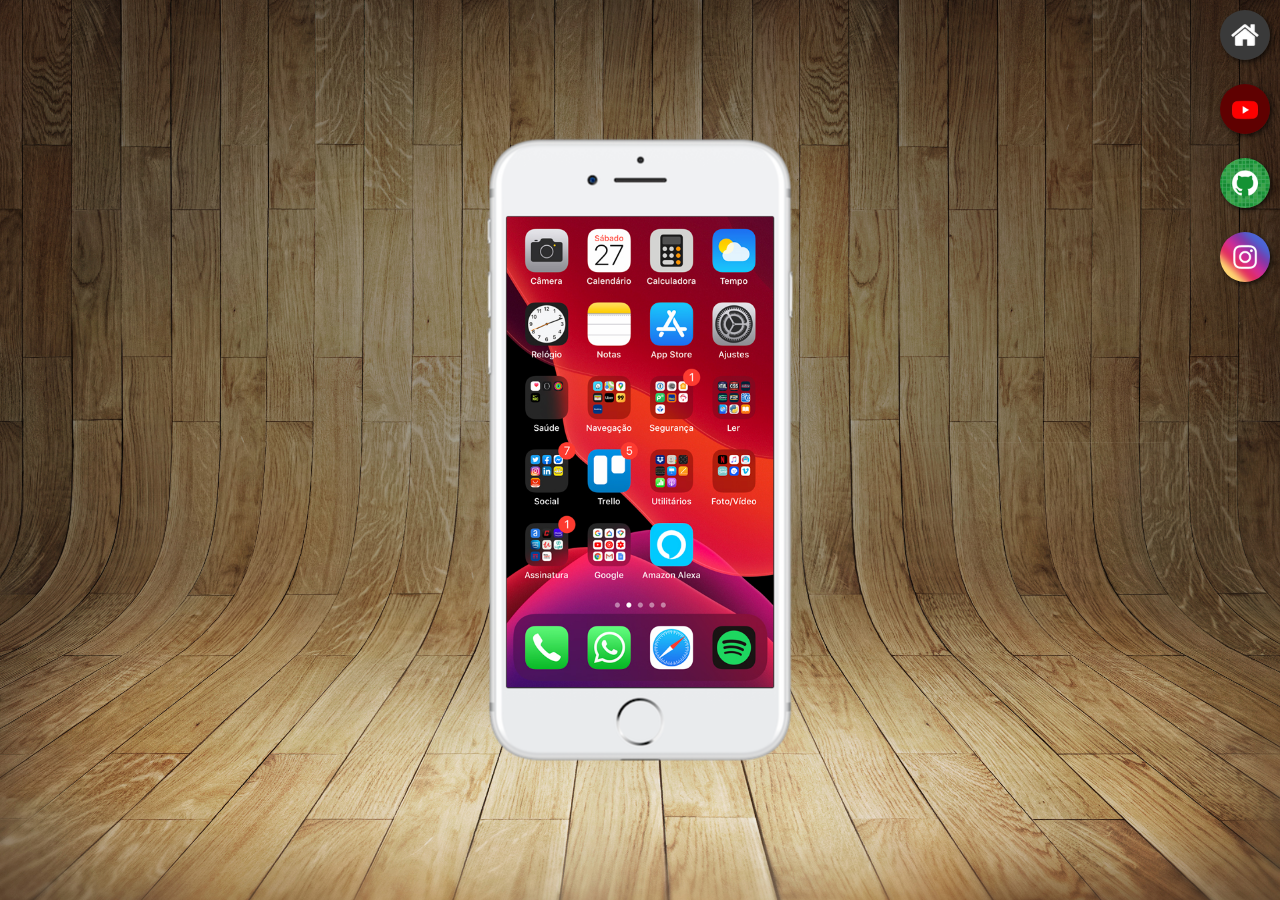
<file: index.html>
<!DOCTYPE html>
<html lang="pt-BR">
<head>
    <meta charset="UTF-8">
    <meta name="viewport" content="width=device-width, initial-scale=1.0">
    <title>Projeto Social</title>
    <link rel="shortcut icon" href="favicon.ico" type="image/x-icon">
    <link rel="stylesheet" href="estilos/style.css">
</head>
<body>
    <main>
        <section id="telefone">
            <iframe name="tela" id="tela" src="home.html" frameborder="0"></iframe>
        </section>
        <section id="redes-sociais">
            <a href="home.html" target="tela"><img src="imagens/logo-home.jpg" alt=""></a><br>
            <a href="youtube.html" target="tela"><img src="imagens/logo-youtube.jpg" alt=""></a><br>
            <a href="github.html" target="tela"><img src="imagens/logo-github.jpg" alt=""></a><br>
            <a href="instagram.html" target="tela"><img src="imagens/logo-instagram.jpg" alt=""></a><br>
        </section>
    </main>
</body>
</html>
</file>
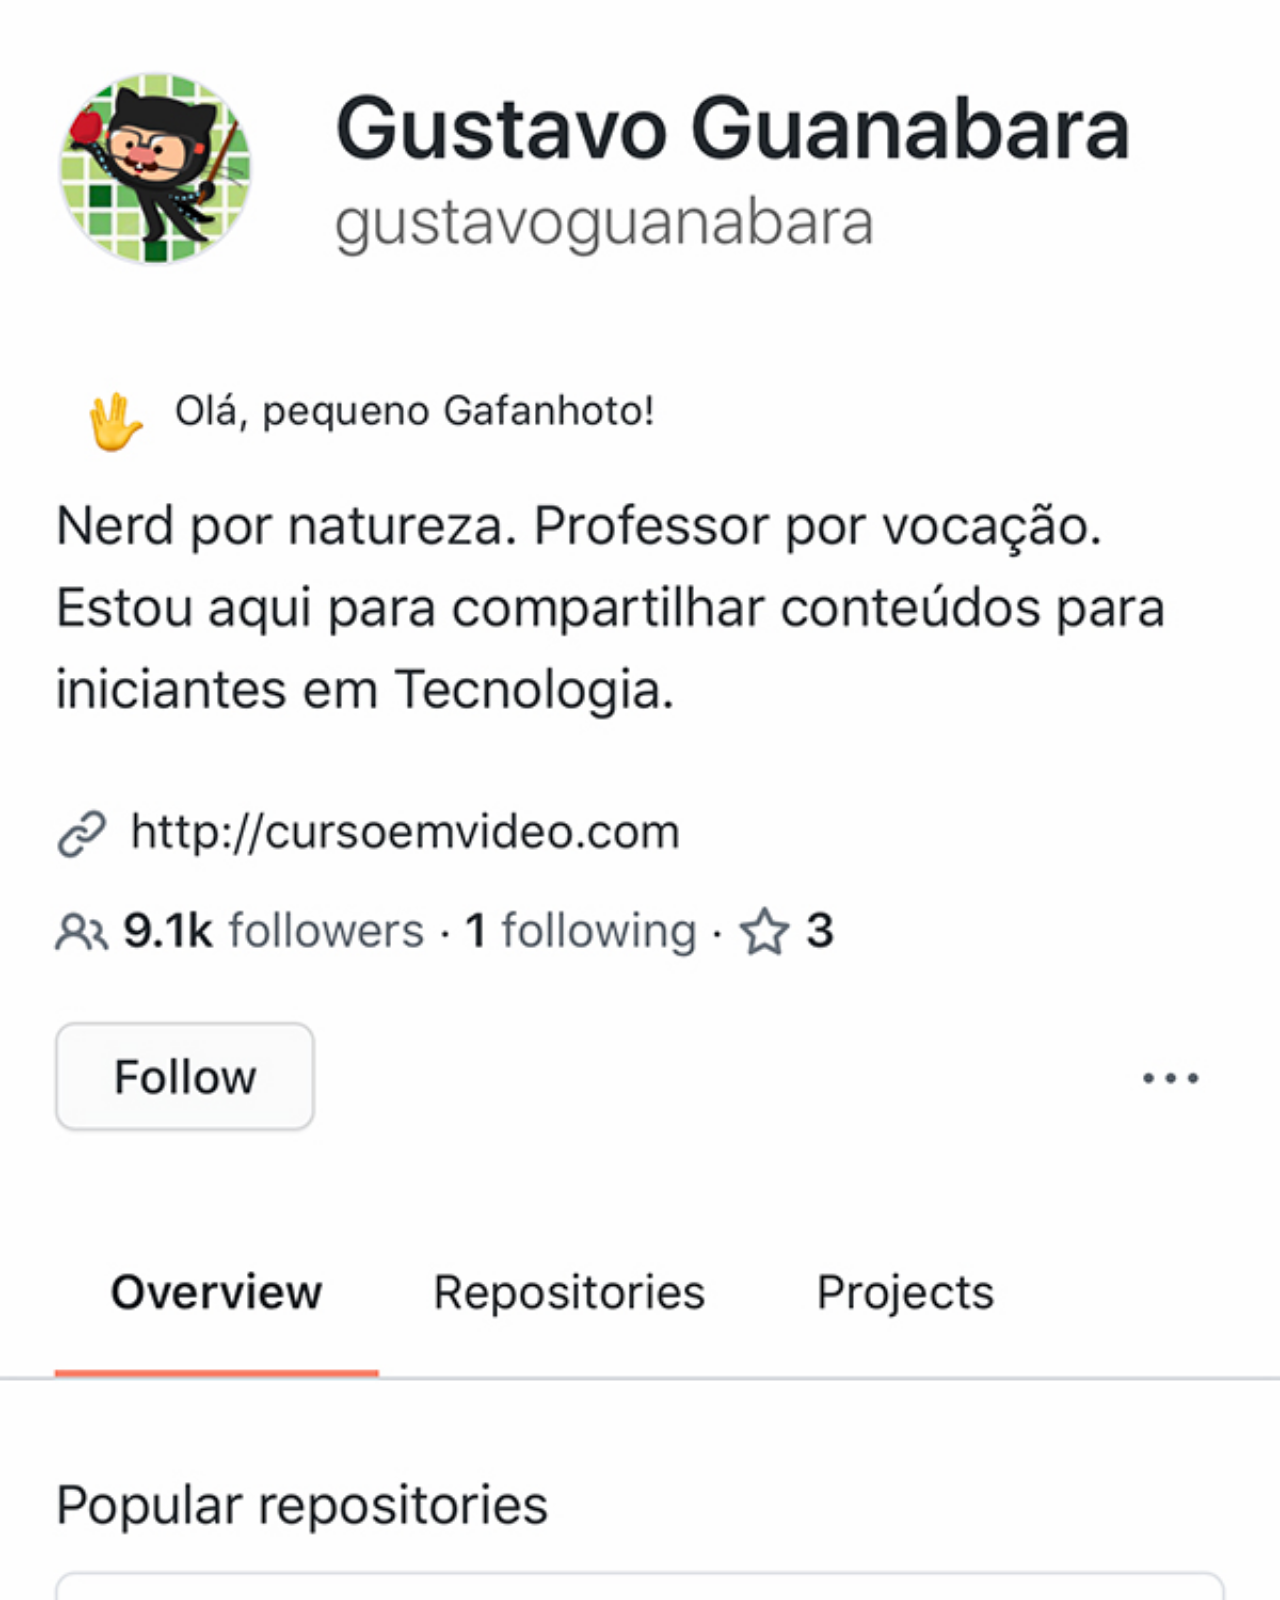
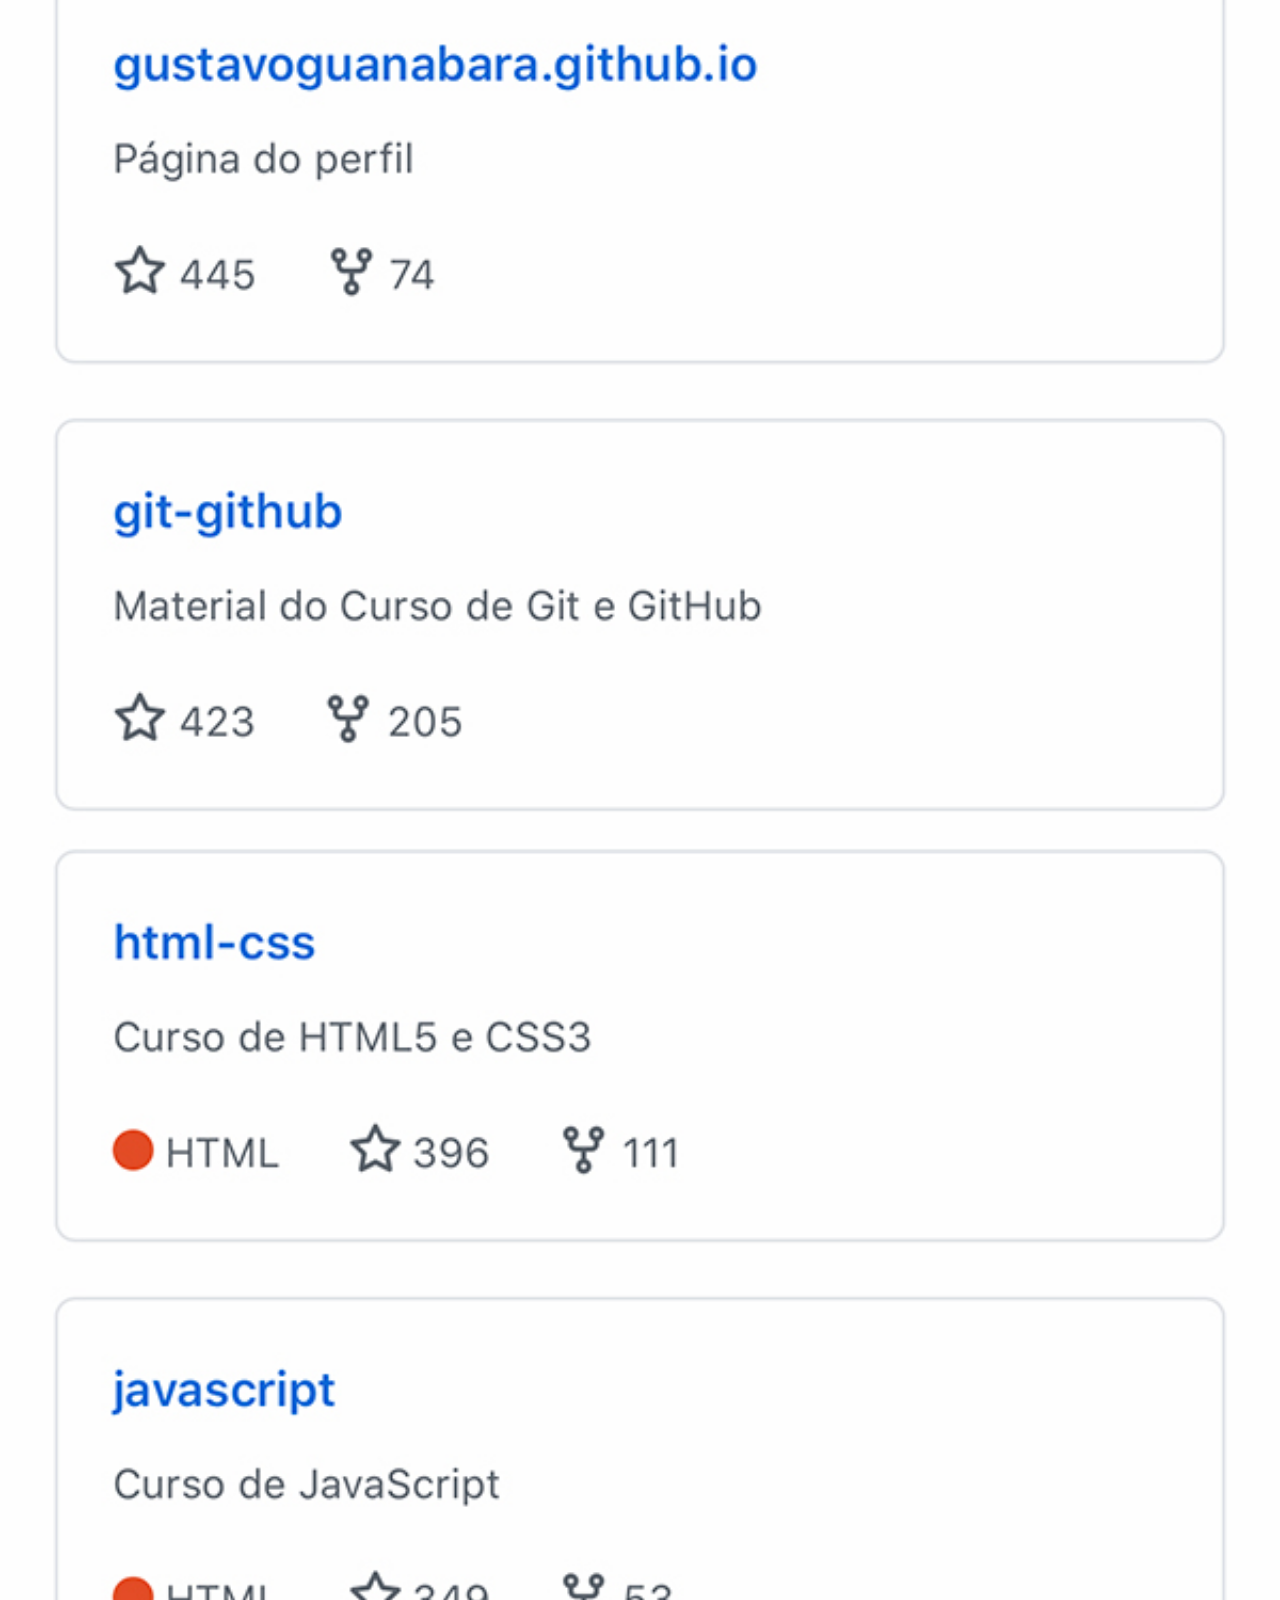
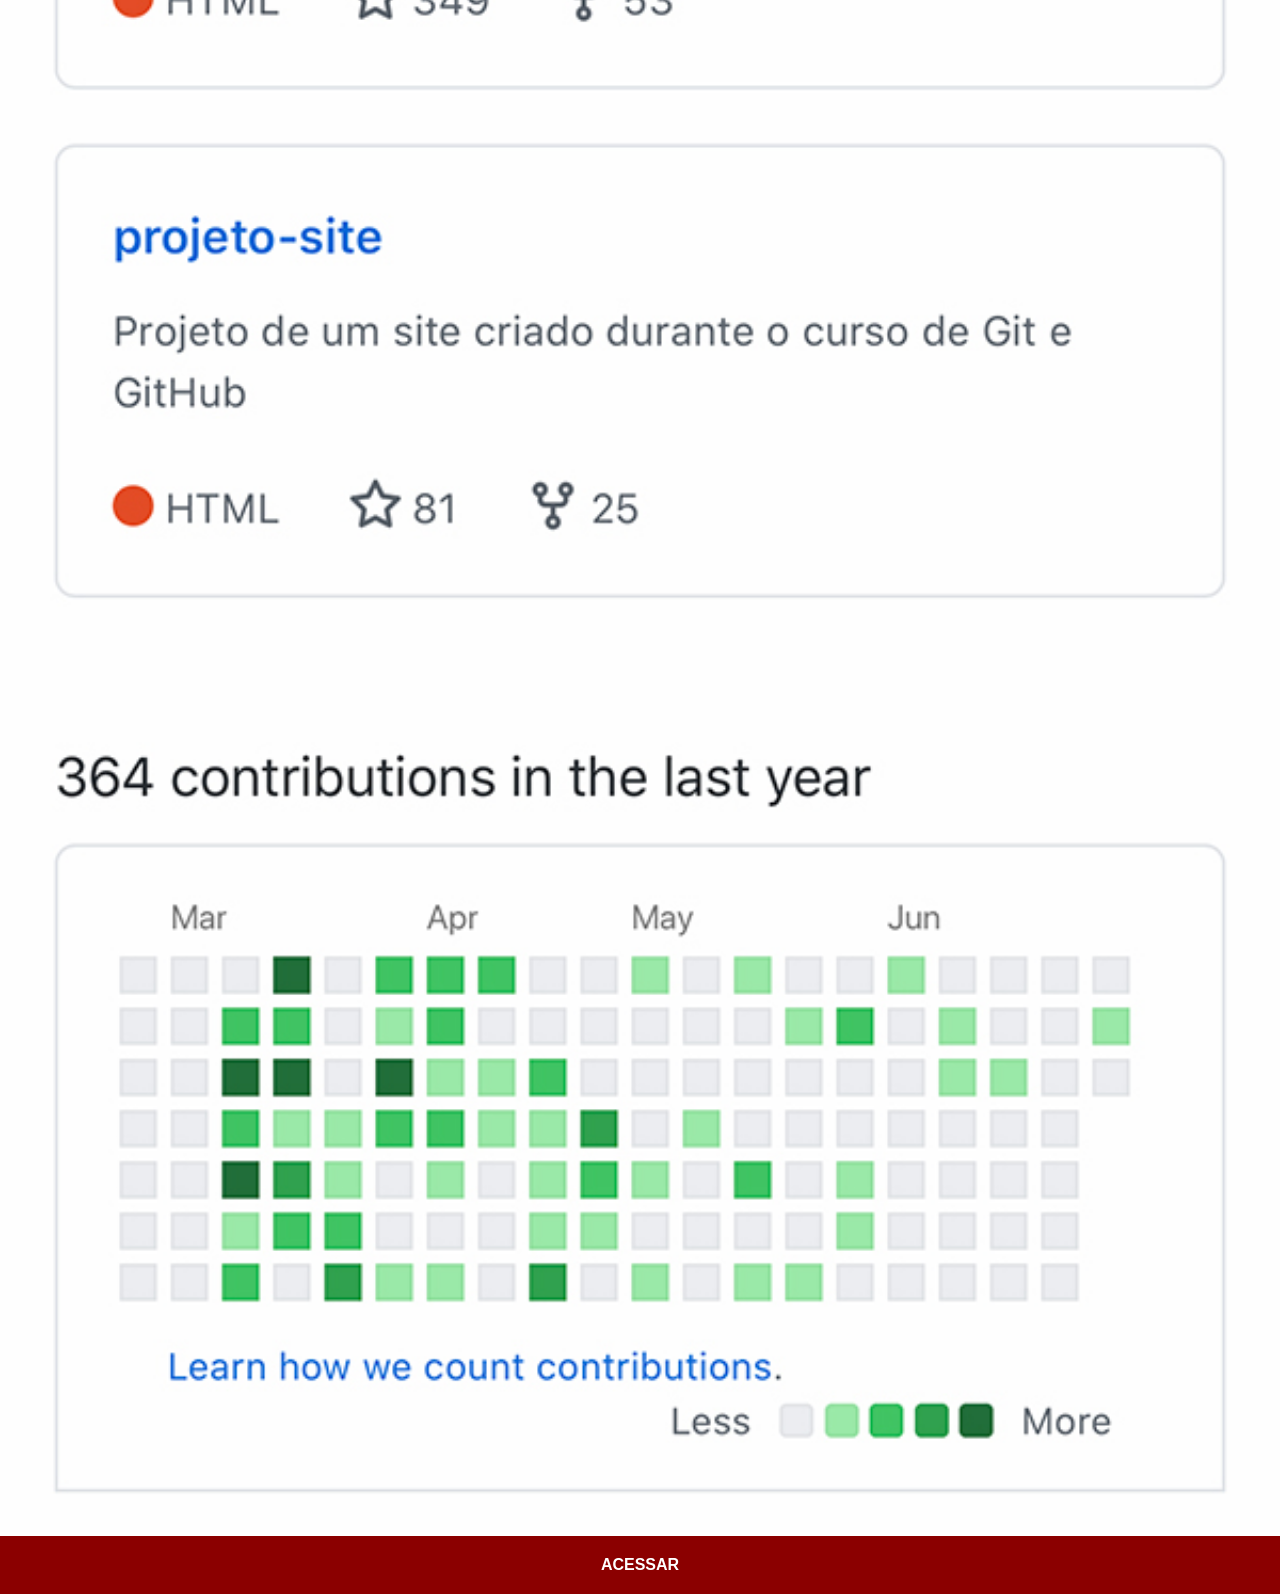
<file: github.html>
<!DOCTYPE html>
<html lang="en">
<head>
    <meta charset="UTF-8">
    <meta name="viewport" content="width=device-width, initial-scale=1.0">
    <title>Document</title>
    <link rel="stylesheet" href="estilos/social.css">
</head>
<body>
    <img src="imagens/tela-github.jpg" alt="Github">
    <a href="https://github.com/cursoemvideo" target="_blank">
        ACESSAR
    </a>
</body>
</html>
</file>
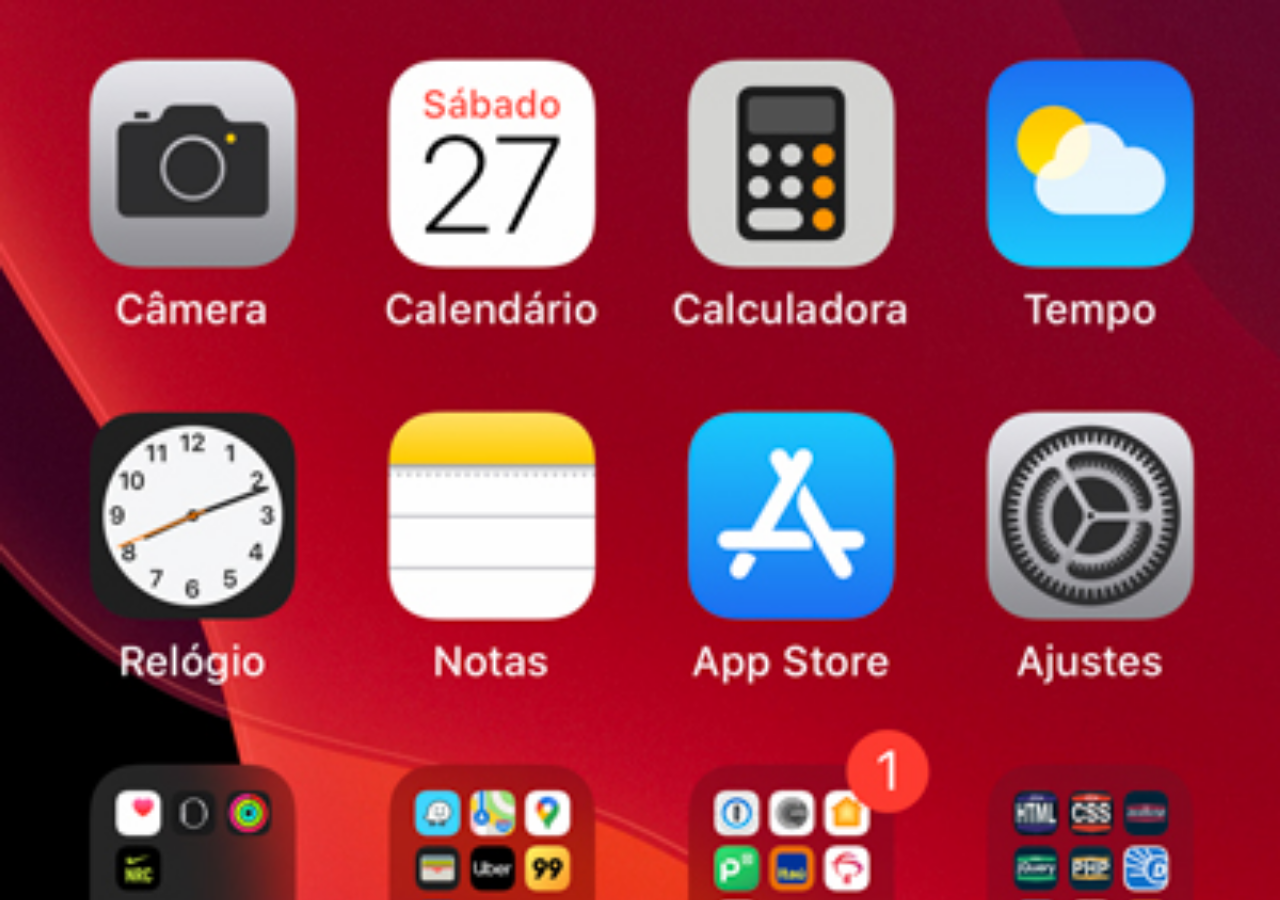
<file: home.html>
<!DOCTYPE html>
<html lang="pt-br">
<head>
    <meta charset="UTF-8">
    <meta name="viewport" content="width=device-width, initial-scale=1.0">
    <title>Document</title>
    <style>
        * {
            margin: 0;
            padding: 0;
        }

        body{
            height: 100vh;
            width: 100vw;
            background: black url('imagens/tela-home.jpg') no-repeat top center;
            background-size: cover;
        }
    </style>
</head>
<body>
    
</body>
</html>
</file>
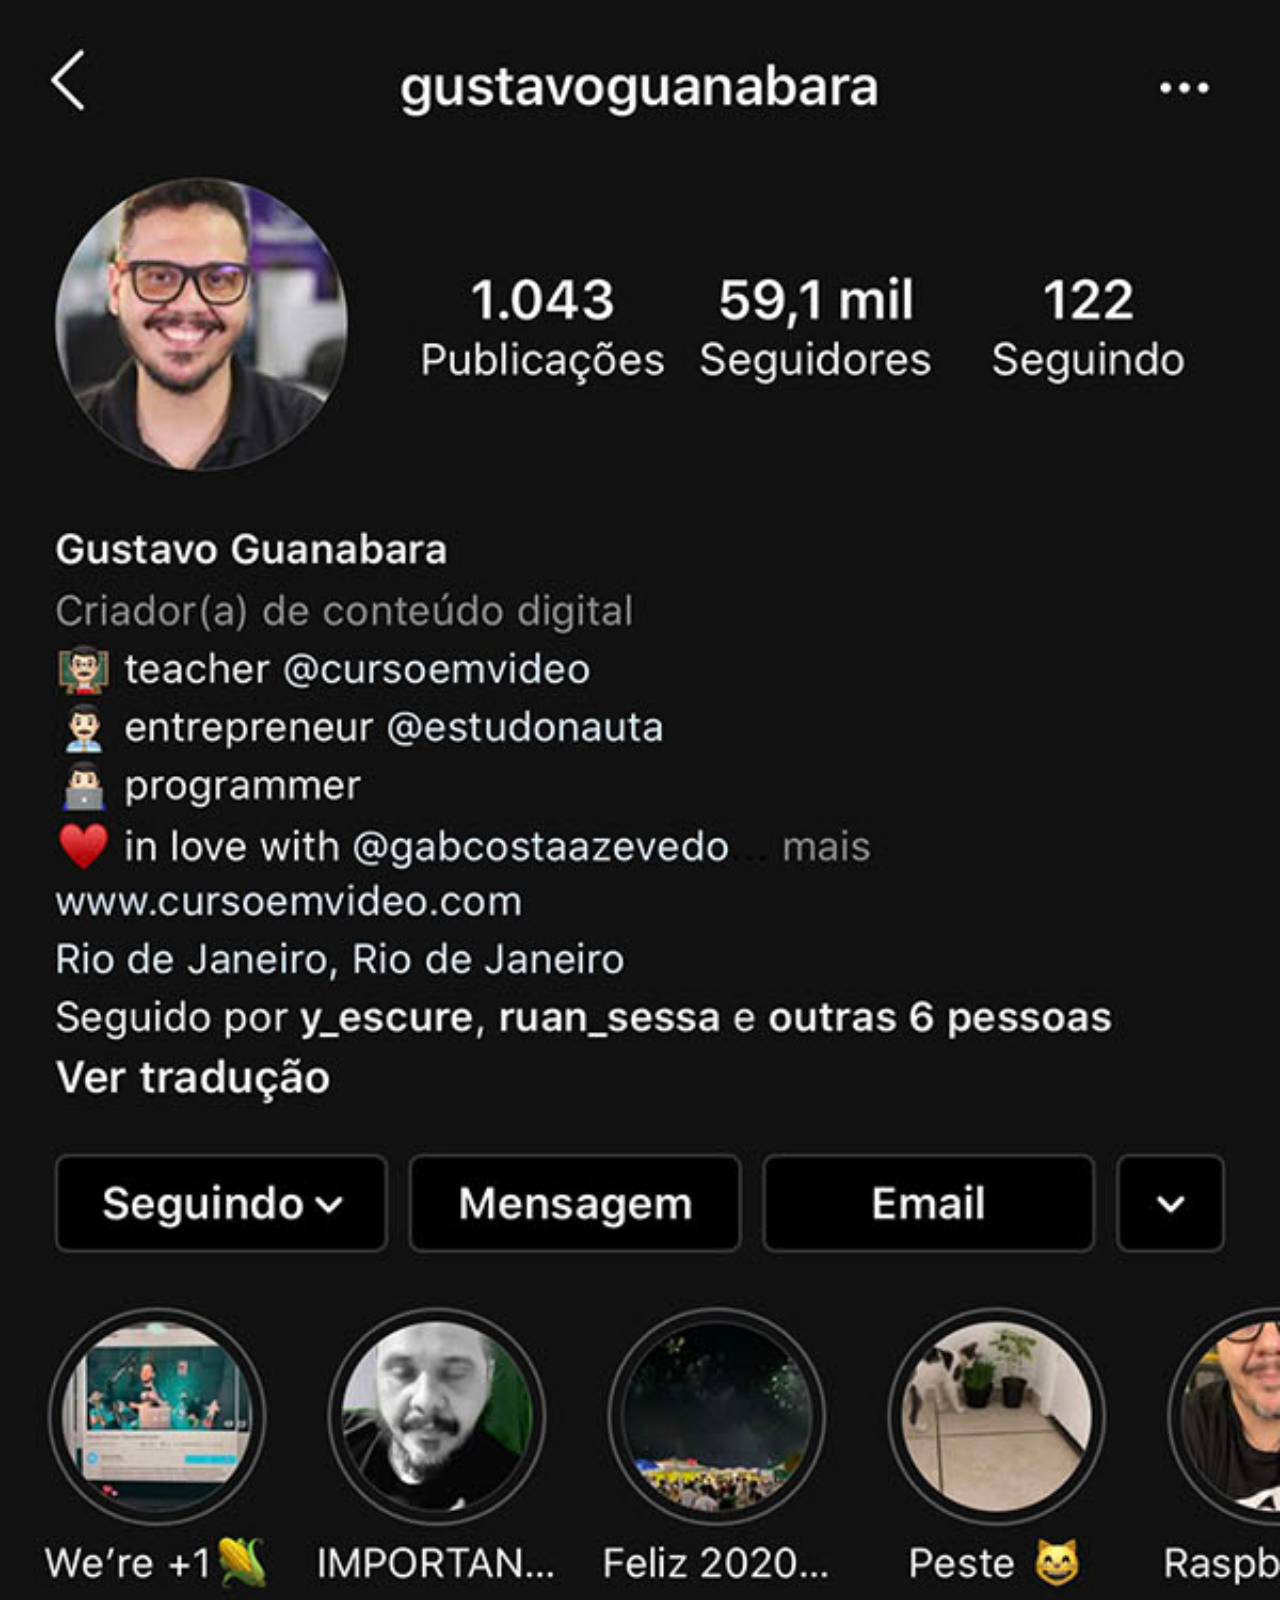
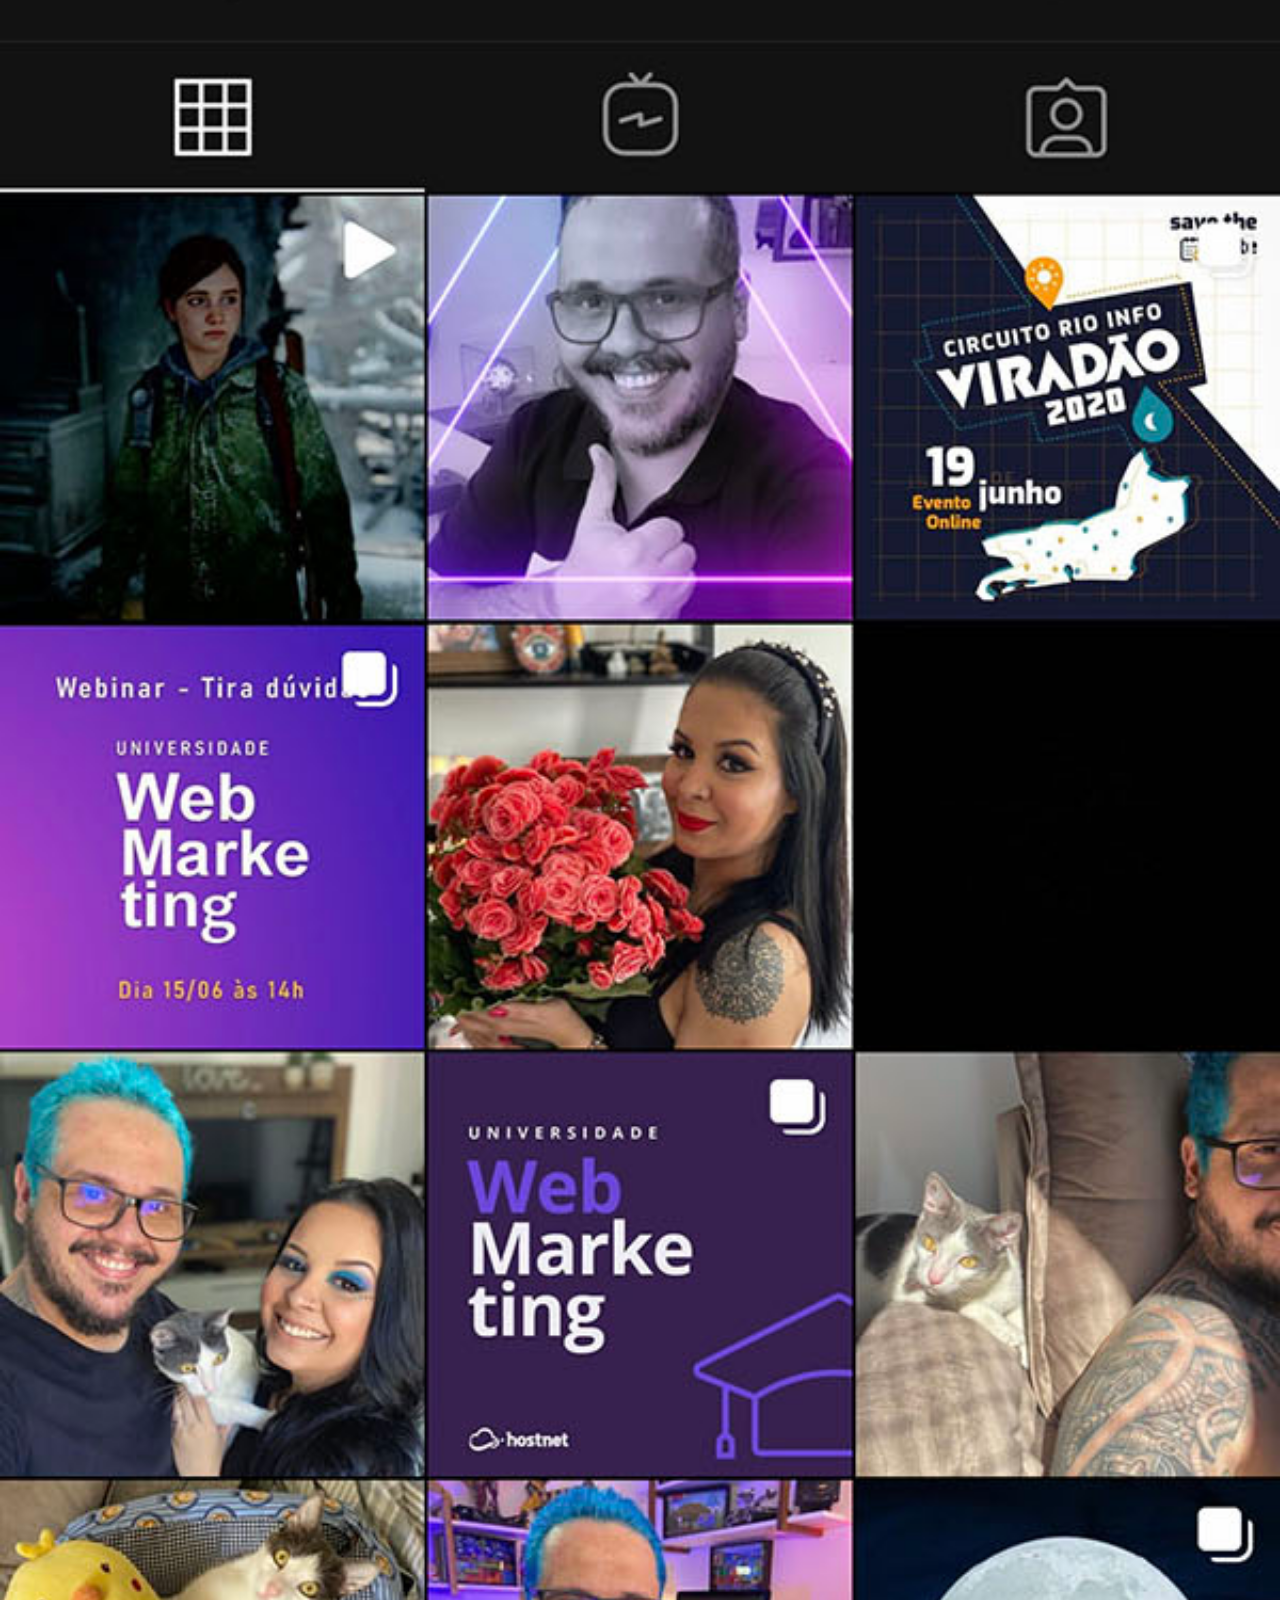
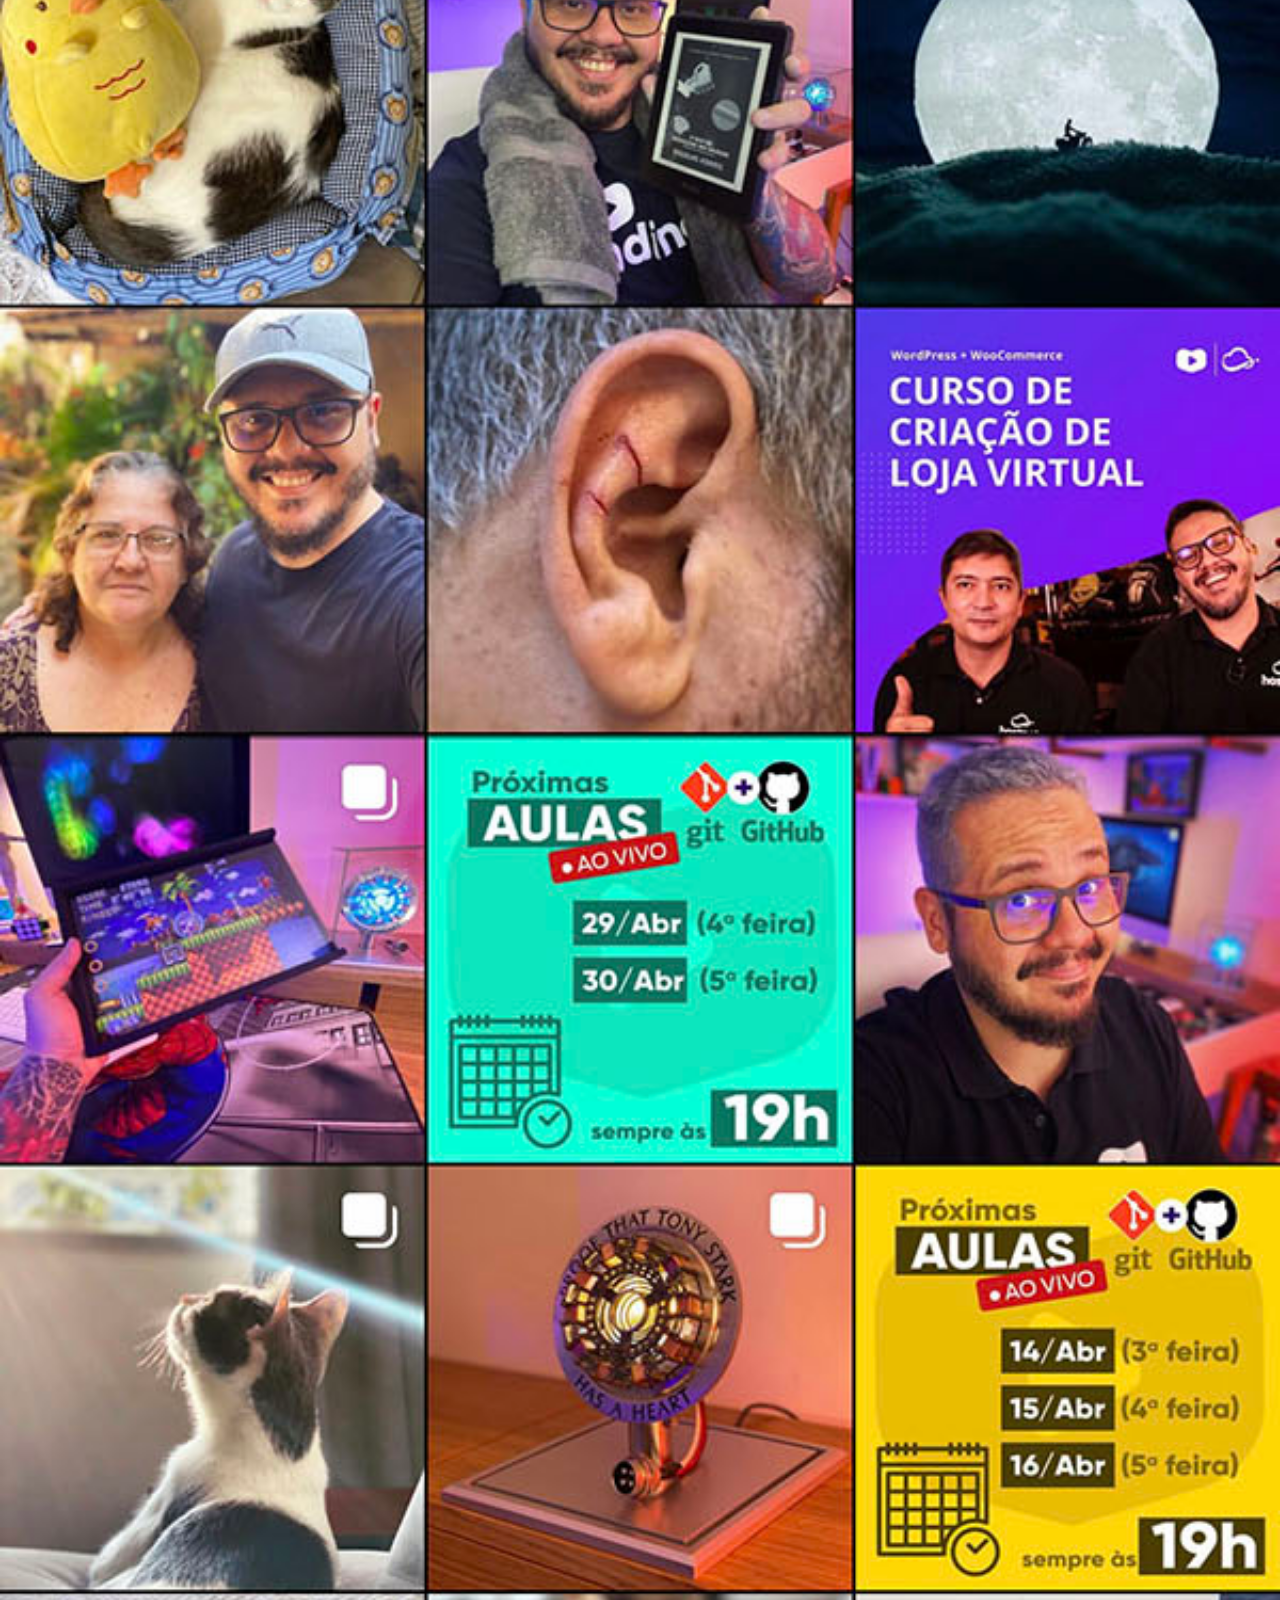
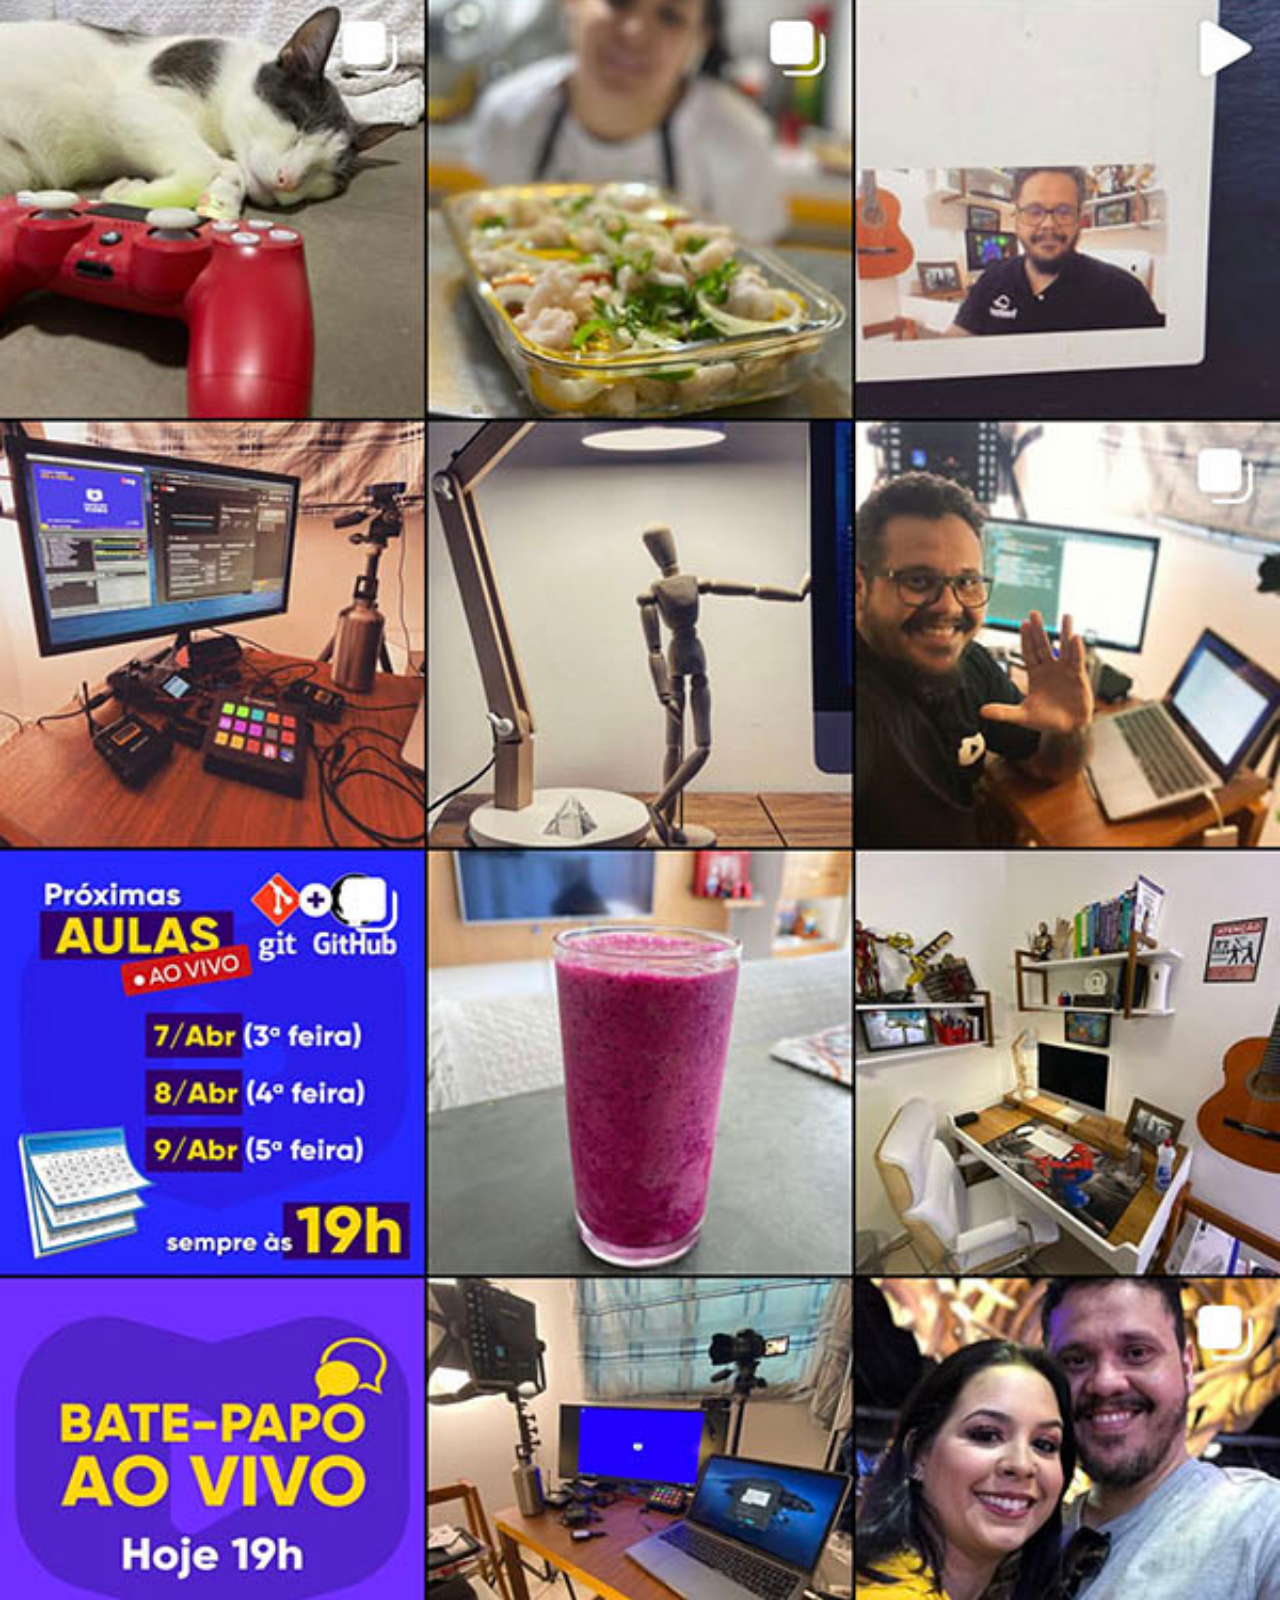
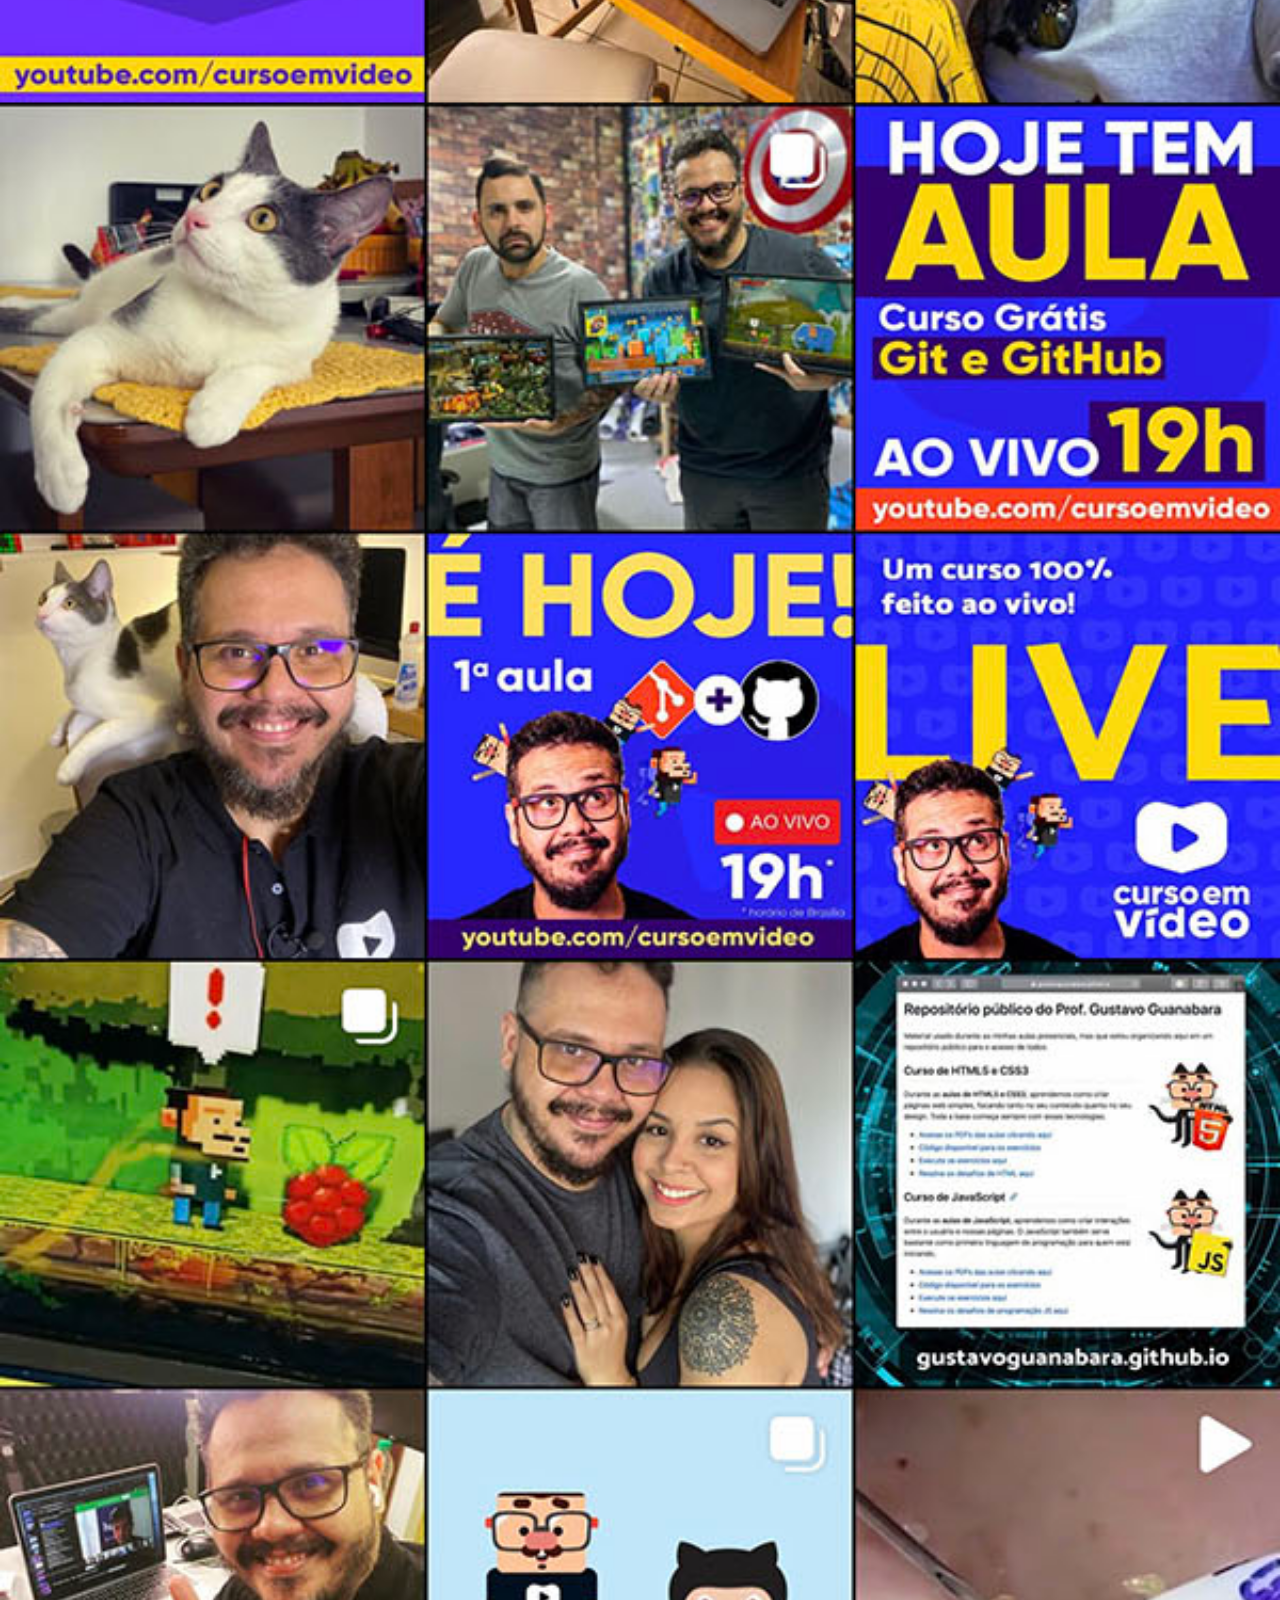
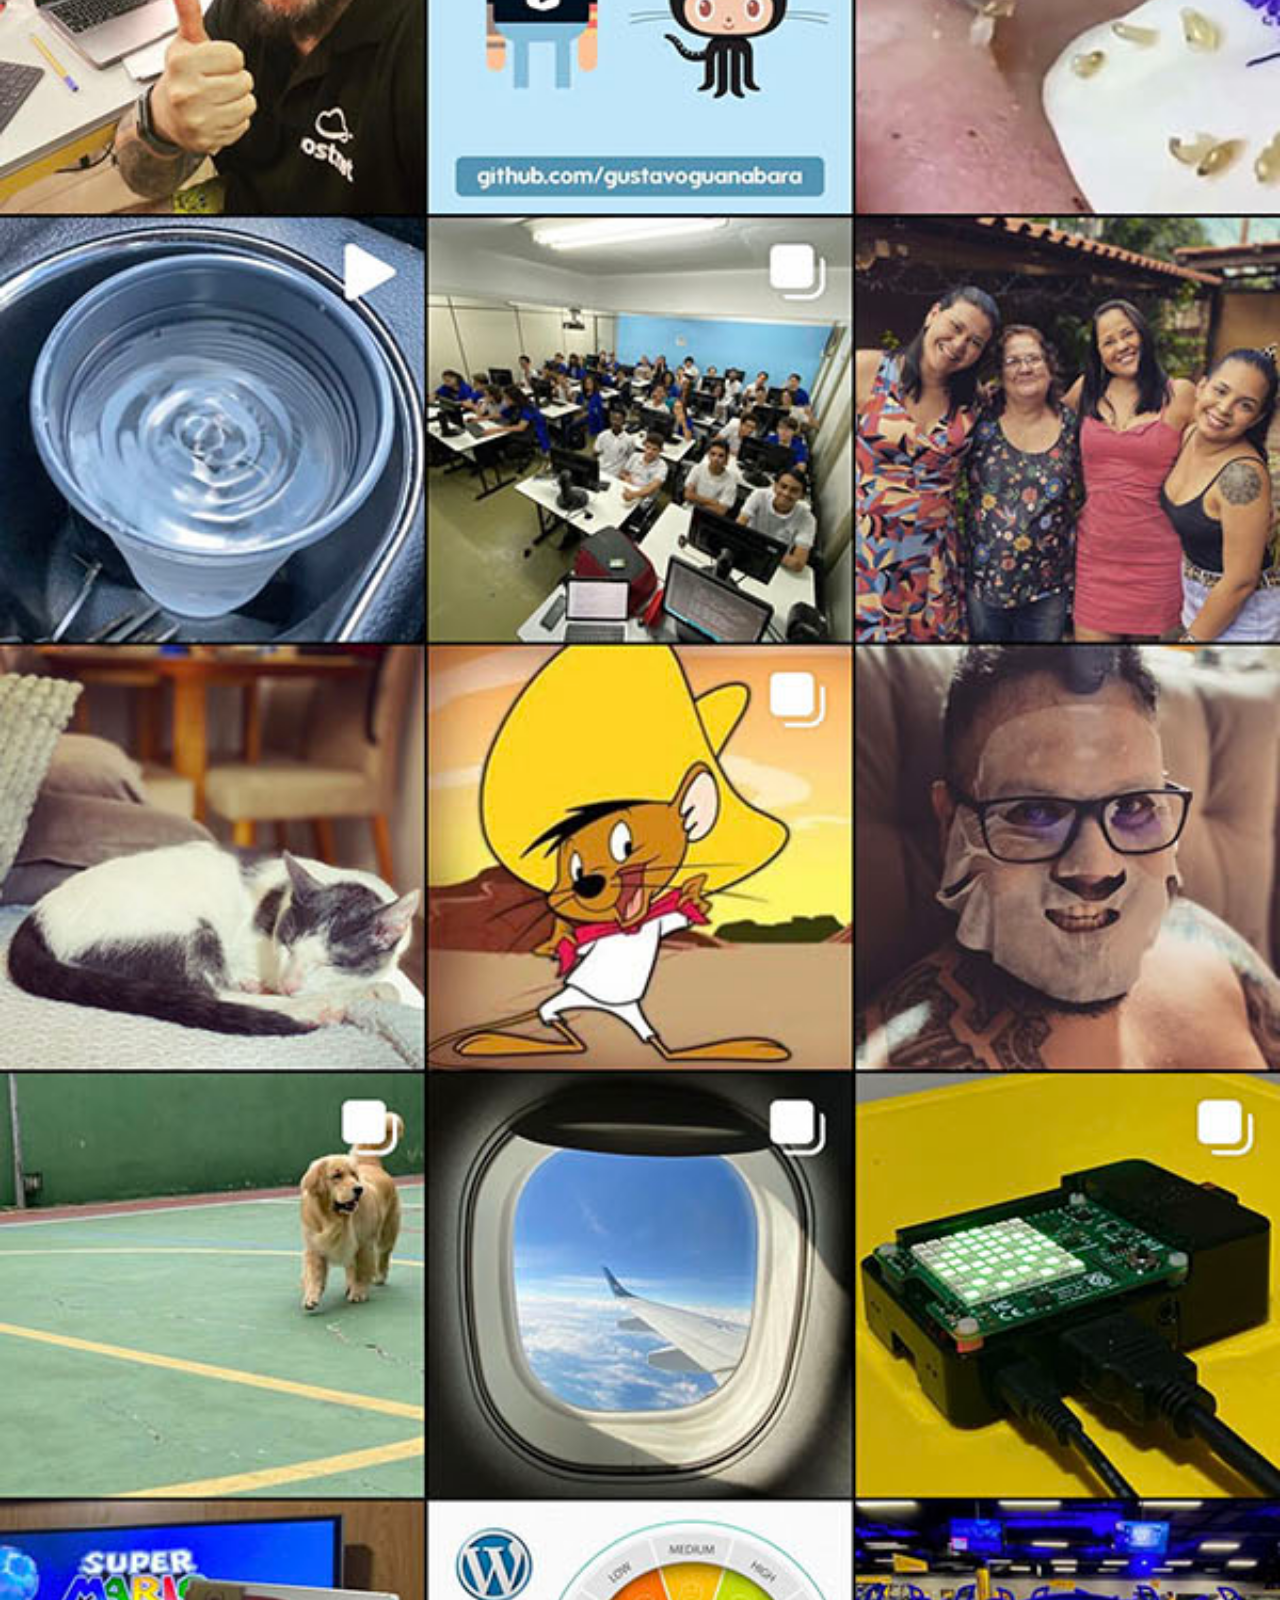
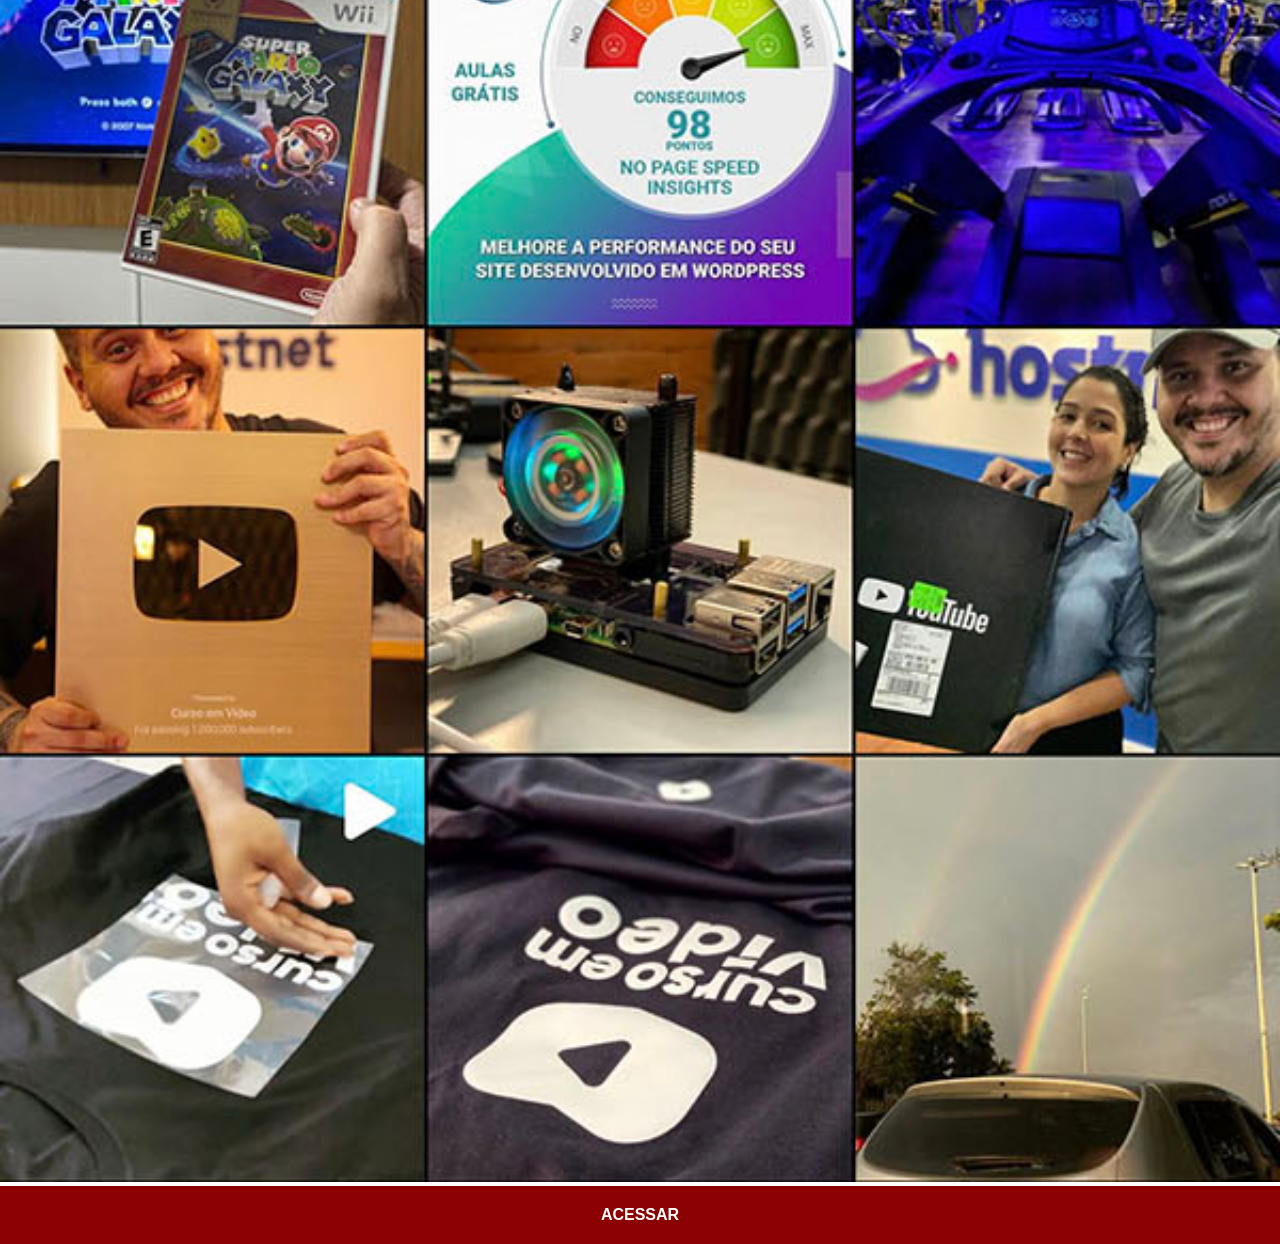
<file: instagram.html>
<!DOCTYPE html>
<html lang="pt-br">
<head>
    <meta charset="UTF-8">
    <meta name="viewport" content="width=device-width, initial-scale=1.0">
    <title>Document</title>
    <link rel="stylesheet" href="estilos/social.css">
</head>
<body>
    <img src="imagens/tela-instagram.jpg" alt="Instagram">
    <a href="https://www.instagram.com/cursoemvideo/" target="_blank">
        ACESSAR
    </a>
</body>
</html>
</file>
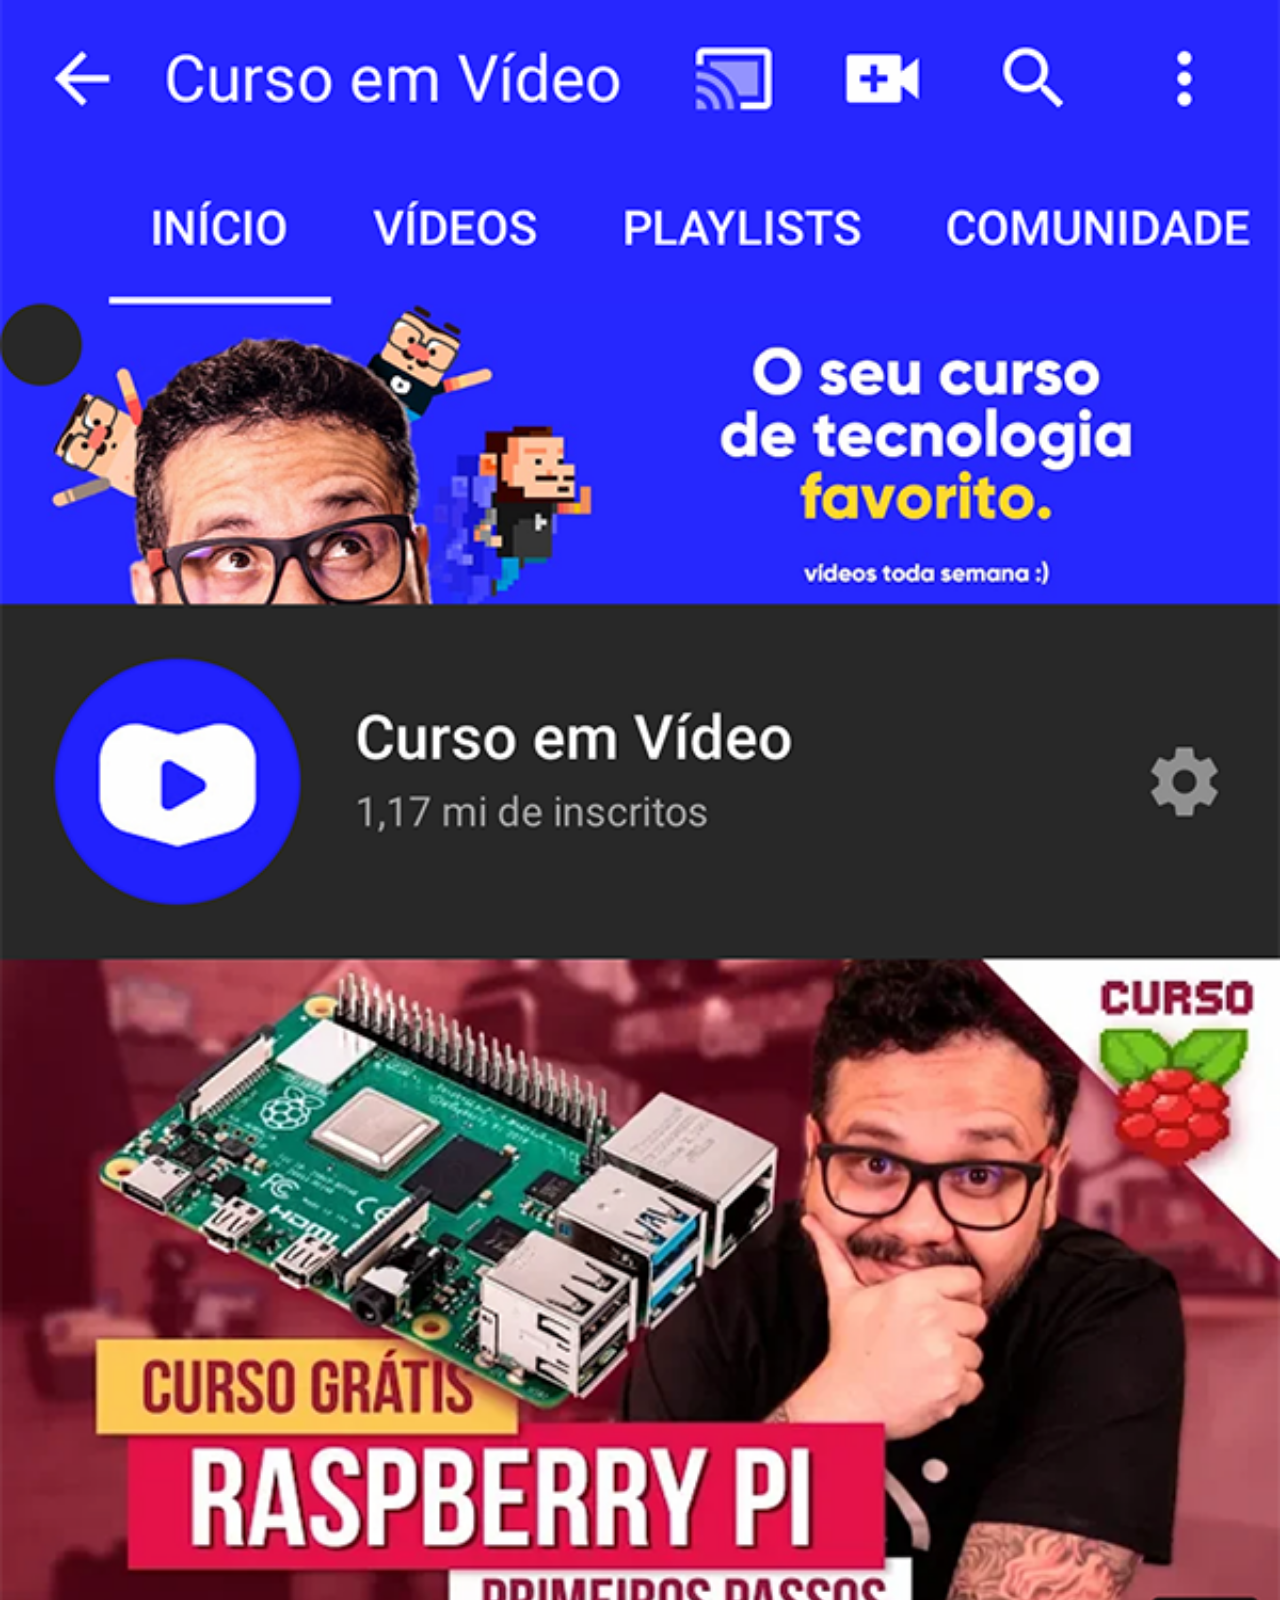
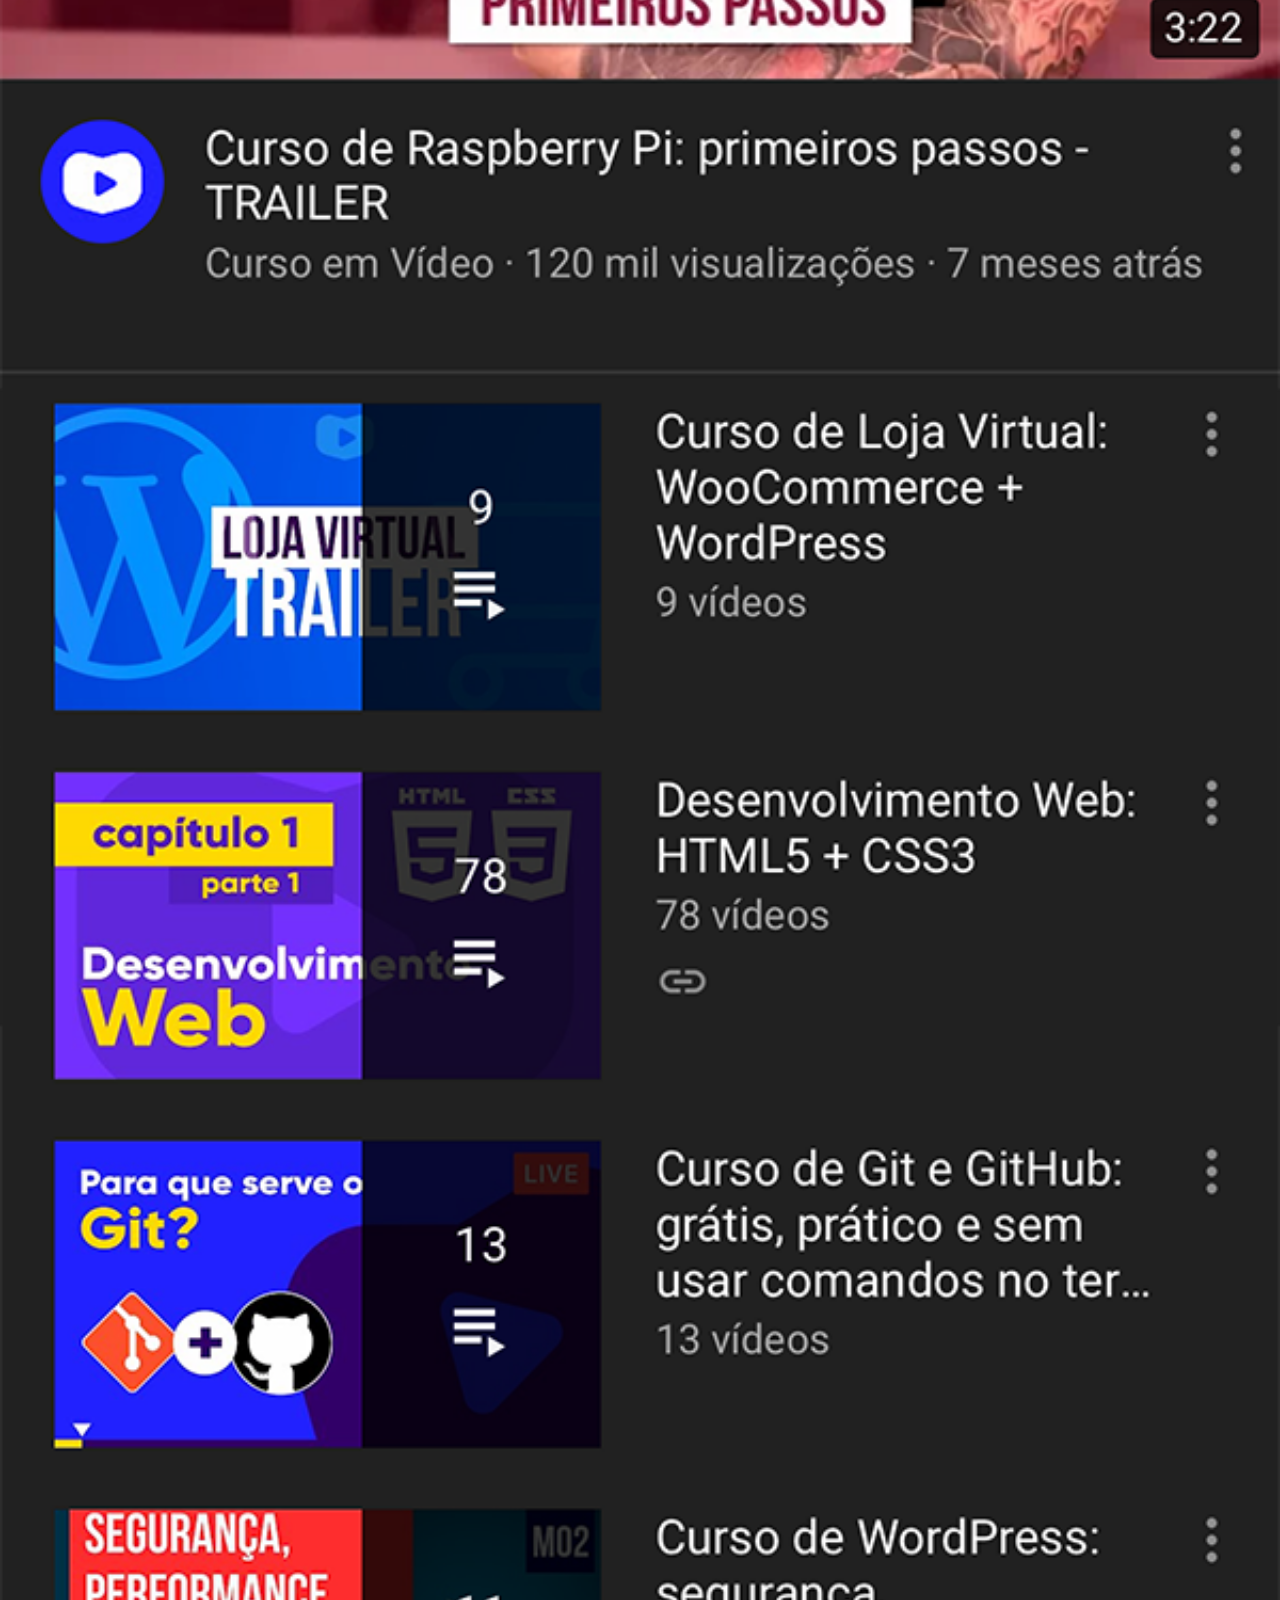
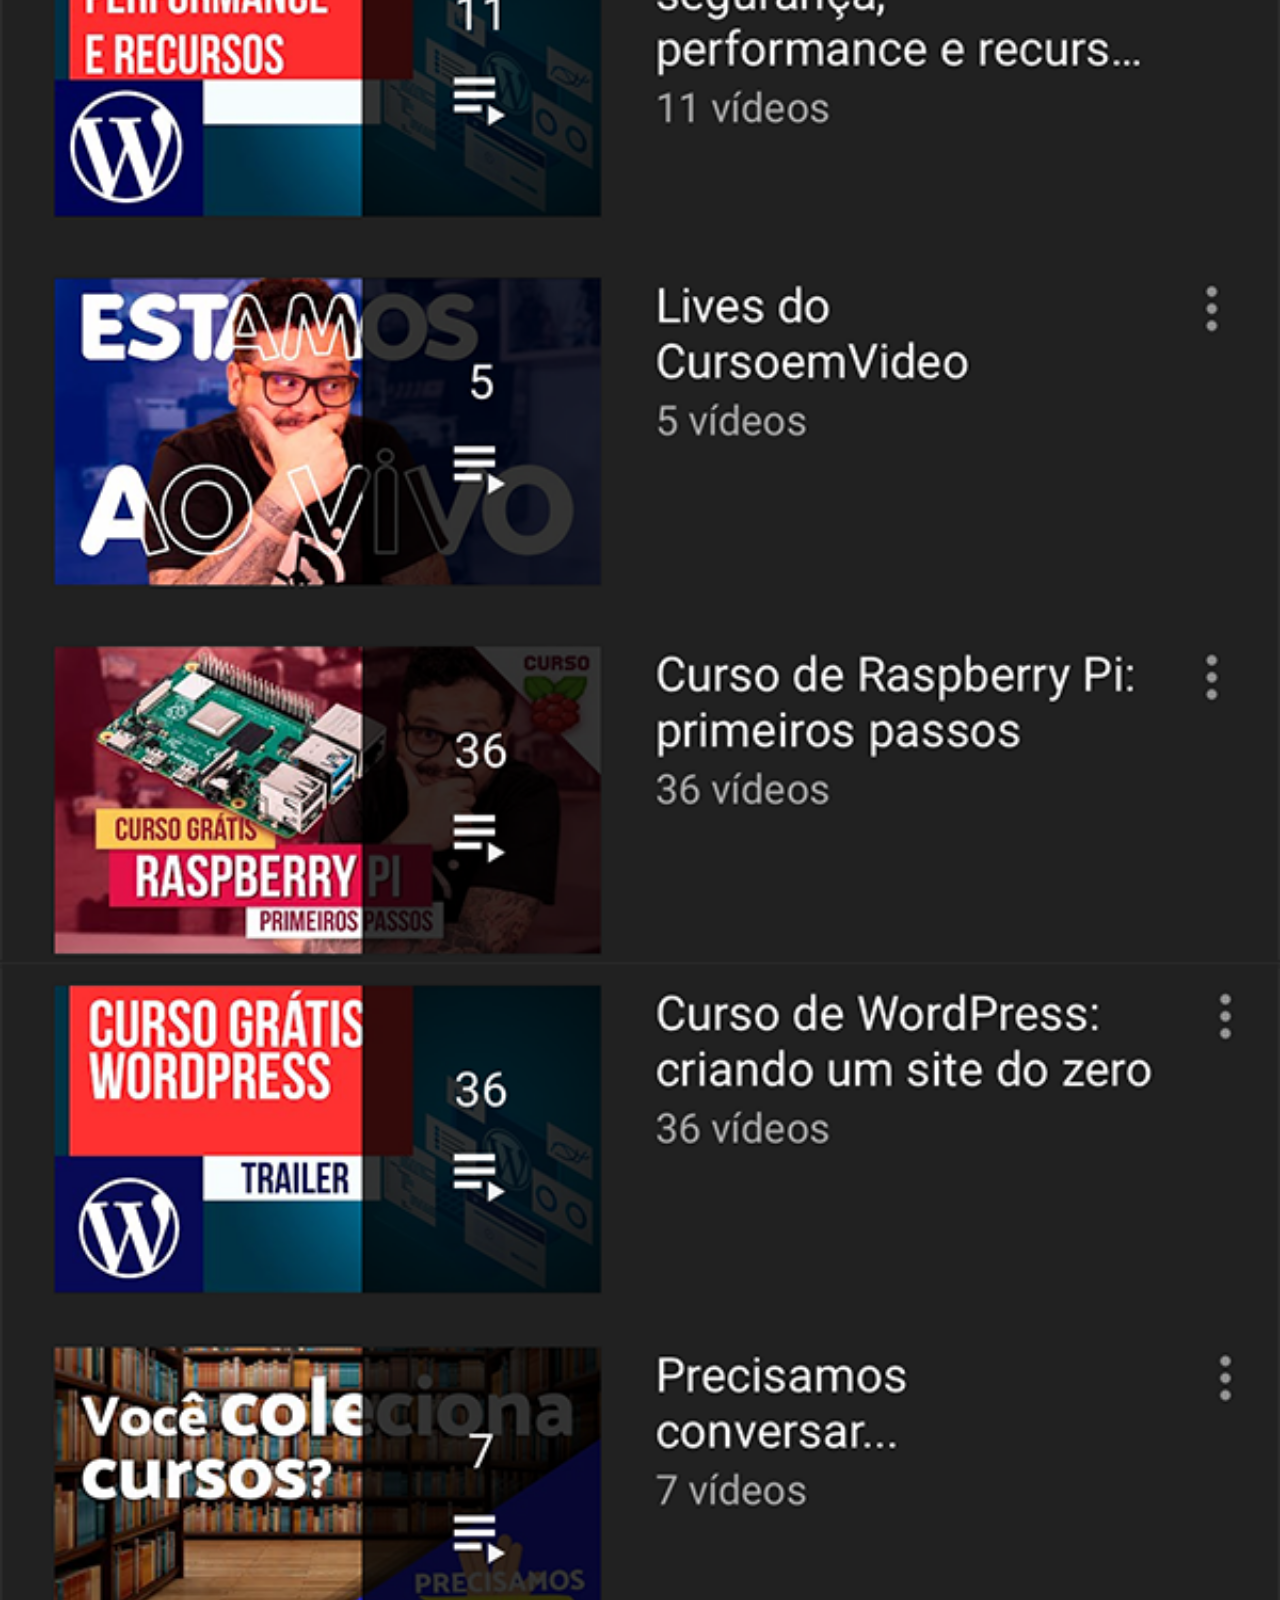
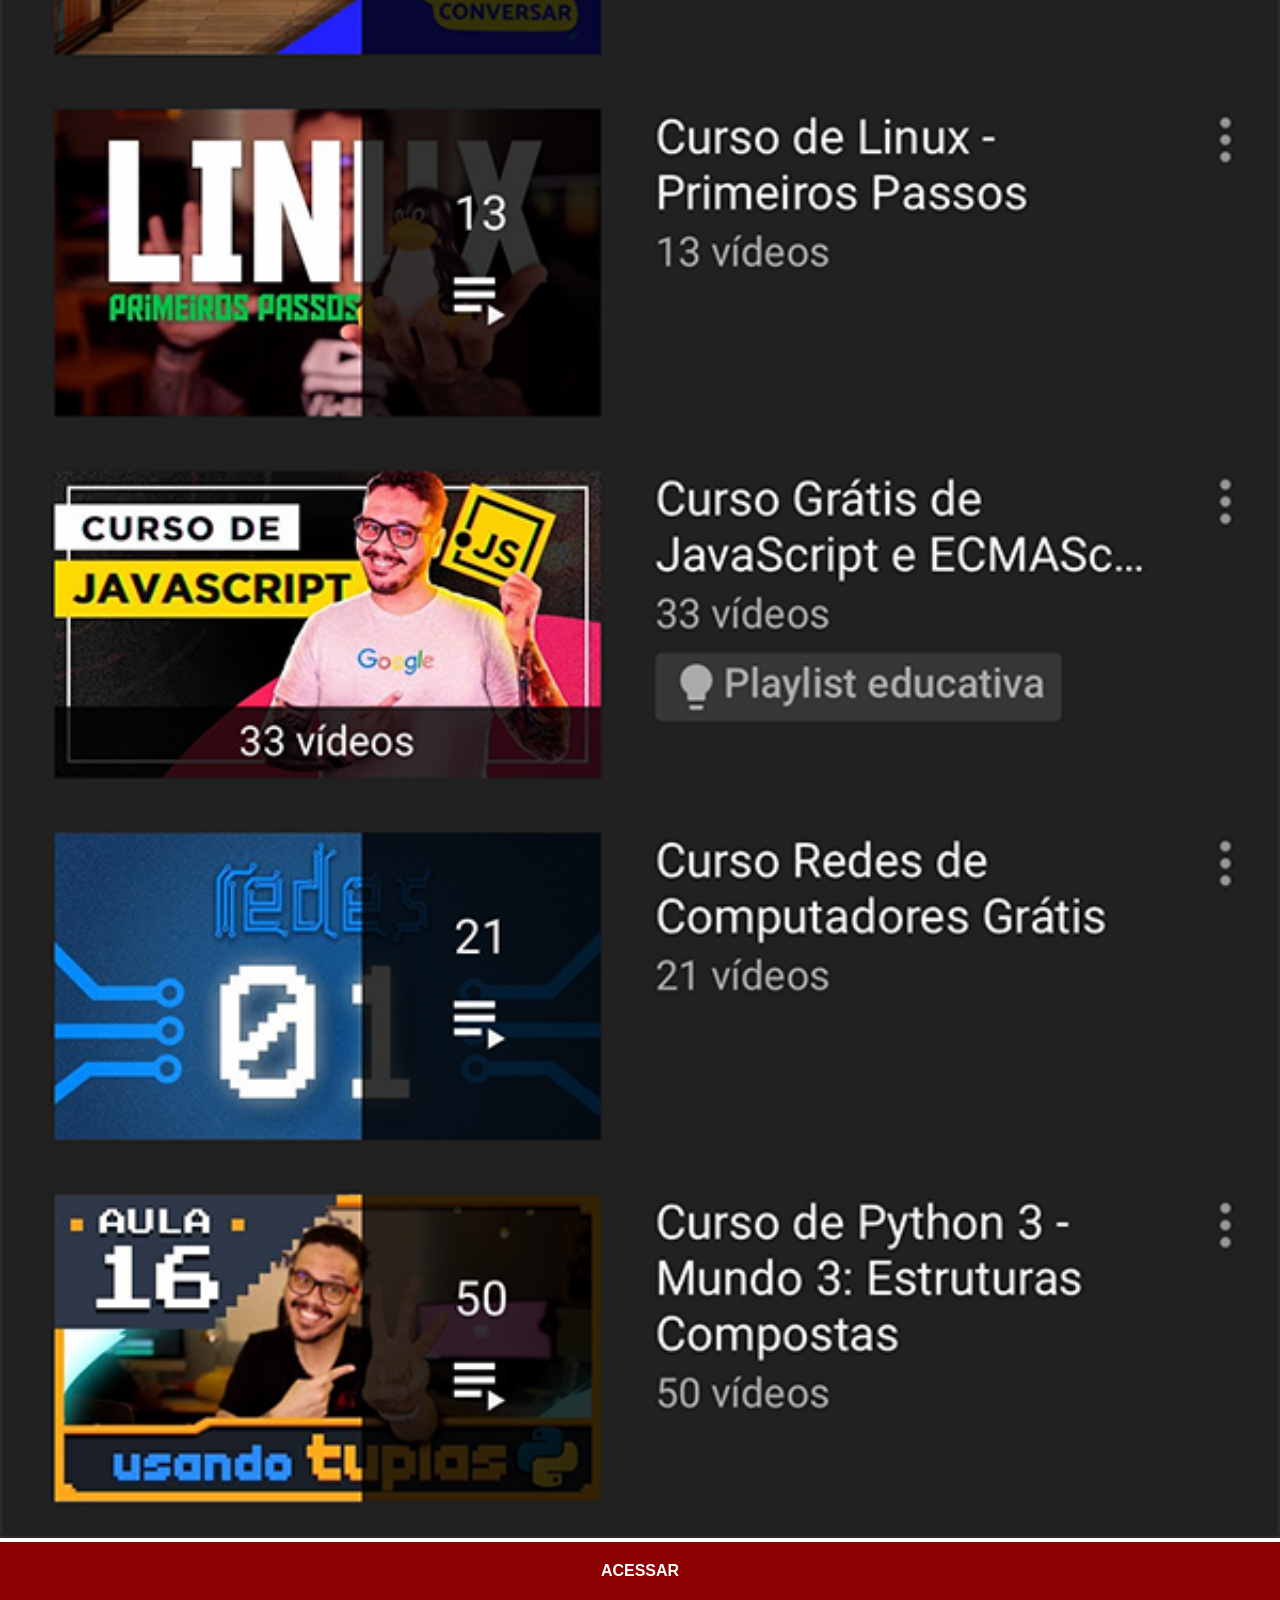
<file: youtube.html>
<!DOCTYPE html>
<html lang="en">
<head>
    <meta charset="UTF-8">
    <meta name="viewport" content="width=device-width, initial-scale=1.0">
    <title>Document</title>
    <link rel="stylesheet" href="estilos/social.css">
</head>
<body>
    <img src="imagens/tela-youtube.png" alt="Youtube">
    <a href="https://www.youtube.com/watch?v=ar5UB2MxraE&list=PLHz_AreHm4dkcVCk2Bn_fdVQ81Fkrh6WT&index=15" target="_blank">
        ACESSAR
    </a>
</body>
</html>
</file>
<file: estilos/style.css>
@charset "UTF-8";

*{
    margin: 0;
    padding: 0;
    font-family: Arial, Helvetica, sans-serif;
}

html, body{
    height: 100vh;
    width: 100vw;
    background-color: black;
}

body{
    background: url(../imagens/fundo-madeira.jpg) no-repeat top center;
    background-size: cover;
    background-attachment: fixed;
}

main{
    height: 100vh;
    position: relative;
}

section#telefone{
    height: 627px;
    width: 311px;
    background-color: blue;
    position: absolute;
    left: 50%;
    top: 50%;
    transform: translate(-50%, -50%);
    background:url('../imagens/frame-iphone.png') no-repeat;
}

iframe#tela{
    position: relative;
    top: 80px;
    left: 22px;
    width: 267px;
    height: 471px;
}

section#redes-sociais > a > img{
    width: 50px;
    height: 50px;
    margin: 10px;
    border-radius: 50px;
    box-shadow: 2px 2px 5px rgba(0, 0, 0, 0.684);
    box-sizing: border-box;
}
section#redes-sociais{
    text-align: end;
}

section#redes-sociais img:hover{
    border: 2px solid #ffffff;
    transform: translate(-3px, -3px);
    transition: transform 0.2s, border 0.2s;
    box-shadow: 4px 4px 10px rgba(0, 0, 0, 0.684);

}
</file>
<file: estilos/social.css>
@charset "UTF-8";

*{
            margin: 0;
            padding: 0;
            font-family: Arial, Helvetica, sans-serif;
        }
        ::-webkit-scrollbar{
            width: 0px;
            height: 0px;
        }

        img{
            width: 100vw;
        }
        a{
            display: block;
            background-color: darkred;
            padding: 20px;
            text-align: center;
            font-weight: bolder;
            text-decoration: none;
            color: white;
        }
        a:hover{
            background-color: red;
        }
</file>
